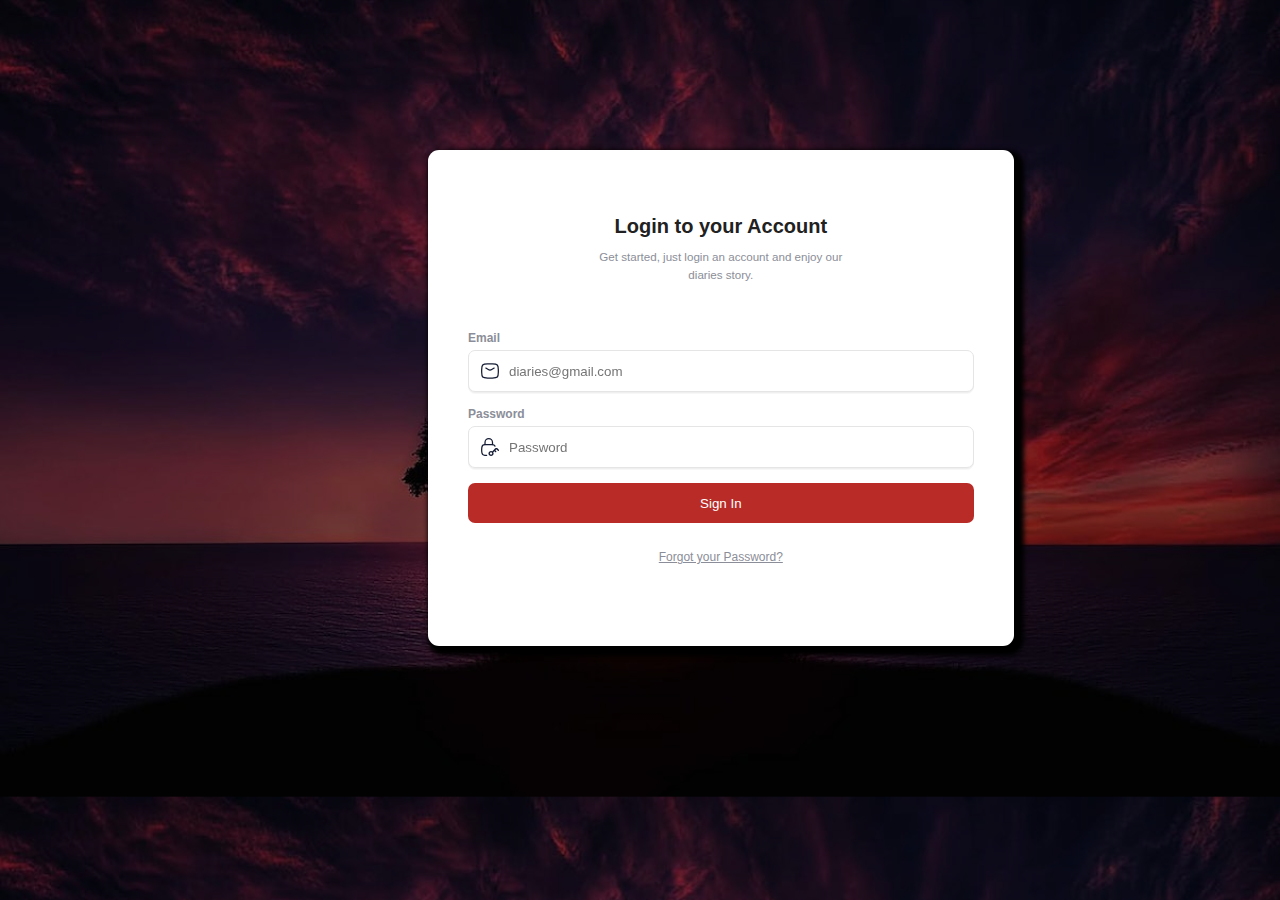
<file: FINALS P3 PROJECT/HTML/index.html>
<!DOCTYPE html>
<html lang="en">
<head>
    <meta charset="UTF-8">
    <meta http-equiv="X-UA-Compatible" content="IE=edge">
    <meta name="viewport" content="width=device-width, initial-scale=1.0">
    <link rel="stylesheet" href="../CSS/style.css">
    <link rel="shortcut icon" href="../IMAGES/amazing-animal-beautiful-beautifull.jpg" type="image/x-icon">
    <title>Login</title>
</head>
<body>
    <form class="form_container">
        <div class="logo_container"></div>
        <div class="title_container">
          <p class="title">Login to your Account</p>
          <span class="subtitle">Get started, just login an account and enjoy our diaries story.</span>
        </div>
        <br>
        <div class="input_container">
          <label class="input_label" for="email_field">Email</label>
          <svg fill="none" viewBox="0 0 24 24" height="24" width="24" xmlns="http://www.w3.org/2000/svg" class="icon">
            <path stroke-linejoin="round" stroke-linecap="round" stroke-width="1.5" stroke="#141B34" d="M7 8.5L9.94202 10.2394C11.6572 11.2535 12.3428 11.2535 14.058 10.2394L17 8.5"></path>
            <path stroke-linejoin="round" stroke-width="1.5" stroke="#141B34" d="M2.01577 13.4756C2.08114 16.5412 2.11383 18.0739 3.24496 19.2094C4.37608 20.3448 5.95033 20.3843 9.09883 20.4634C11.0393 20.5122 12.9607 20.5122 14.9012 20.4634C18.0497 20.3843 19.6239 20.3448 20.7551 19.2094C21.8862 18.0739 21.9189 16.5412 21.9842 13.4756C22.0053 12.4899 22.0053 11.5101 21.9842 10.5244C21.9189 7.45886 21.8862 5.92609 20.7551 4.79066C19.6239 3.65523 18.0497 3.61568 14.9012 3.53657C12.9607 3.48781 11.0393 3.48781 9.09882 3.53656C5.95033 3.61566 4.37608 3.65521 3.24495 4.79065C2.11382 5.92608 2.08114 7.45885 2.01576 10.5244C1.99474 11.5101 1.99475 12.4899 2.01577 13.4756Z"></path>
          </svg>
          <input placeholder="diaries@gmail.com" title="Inpit title" name="input-name" type="text" class="input_field" id="email_field">
        </div>
        <div class="input_container">
          <label class="input_label" for="password_field">Password</label>
          <svg fill="none" viewBox="0 0 24 24" height="24" width="24" xmlns="http://www.w3.org/2000/svg" class="icon">
            <path stroke-linecap="round" stroke-width="1.5" stroke="#141B34" d="M18 11.0041C17.4166 9.91704 16.273 9.15775 14.9519 9.0993C13.477 9.03404 11.9788 9 10.329 9C8.67911 9 7.18091 9.03404 5.70604 9.0993C3.95328 9.17685 2.51295 10.4881 2.27882 12.1618C2.12602 13.2541 2 14.3734 2 15.5134C2 16.6534 2.12602 17.7727 2.27882 18.865C2.51295 20.5387 3.95328 21.8499 5.70604 21.9275C6.42013 21.9591 7.26041 21.9834 8 22"></path>
            <path stroke-linejoin="round" stroke-linecap="round" stroke-width="1.5" stroke="#141B34" d="M6 9V6.5C6 4.01472 8.01472 2 10.5 2C12.9853 2 15 4.01472 15 6.5V9"></path>
            <path fill="#141B34" d="M21.2046 15.1045L20.6242 15.6956V15.6956L21.2046 15.1045ZM21.4196 16.4767C21.7461 16.7972 22.2706 16.7924 22.5911 16.466C22.9116 16.1395 22.9068 15.615 22.5804 15.2945L21.4196 16.4767ZM18.0228 15.1045L17.4424 14.5134V14.5134L18.0228 15.1045ZM18.2379 18.0387C18.5643 18.3593 19.0888 18.3545 19.4094 18.028C19.7299 17.7016 19.7251 17.1771 19.3987 16.8565L18.2379 18.0387ZM14.2603 20.7619C13.7039 21.3082 12.7957 21.3082 12.2394 20.7619L11.0786 21.9441C12.2794 23.1232 14.2202 23.1232 15.4211 21.9441L14.2603 20.7619ZM12.2394 20.7619C11.6914 20.2239 11.6914 19.358 12.2394 18.82L11.0786 17.6378C9.86927 18.8252 9.86927 20.7567 11.0786 21.9441L12.2394 20.7619ZM12.2394 18.82C12.7957 18.2737 13.7039 18.2737 14.2603 18.82L15.4211 17.6378C14.2202 16.4587 12.2794 16.4587 11.0786 17.6378L12.2394 18.82ZM14.2603 18.82C14.8082 19.358 14.8082 20.2239 14.2603 20.7619L15.4211 21.9441C16.6304 20.7567 16.6304 18.8252 15.4211 17.6378L14.2603 18.82ZM20.6242 15.6956L21.4196 16.4767L22.5804 15.2945L21.785 14.5134L20.6242 15.6956ZM15.4211 18.82L17.8078 16.4767L16.647 15.2944L14.2603 17.6377L15.4211 18.82ZM17.8078 16.4767L18.6032 15.6956L17.4424 14.5134L16.647 15.2945L17.8078 16.4767ZM16.647 16.4767L18.2379 18.0387L19.3987 16.8565L17.8078 15.2945L16.647 16.4767ZM21.785 14.5134C21.4266 14.1616 21.0998 13.8383 20.7993 13.6131C20.4791 13.3732 20.096 13.1716 19.6137 13.1716V14.8284C19.6145 14.8284 19.619 14.8273 19.6395 14.8357C19.6663 14.8466 19.7183 14.8735 19.806 14.9391C19.9969 15.0822 20.2326 15.3112 20.6242 15.6956L21.785 14.5134ZM18.6032 15.6956C18.9948 15.3112 19.2305 15.0822 19.4215 14.9391C19.5091 14.8735 19.5611 14.8466 19.5879 14.8357C19.6084 14.8273 19.6129 14.8284 19.6137 14.8284V13.1716C19.1314 13.1716 18.7483 13.3732 18.4281 13.6131C18.1276 13.8383 17.8008 14.1616 17.4424 14.5134L18.6032 15.6956Z"></path>
          </svg>
          <input placeholder="Password" title="Inpit title" name="input-name" type="password" class="input_field" id="password_field">
        </div>
        <button title="Sign In" type="submit" class="sign-in_btn">
         <span>Sign In</span>
        </button>
        <p class="note">Forgot your Password?</p>
      </form>
</body>
</html>
</file>
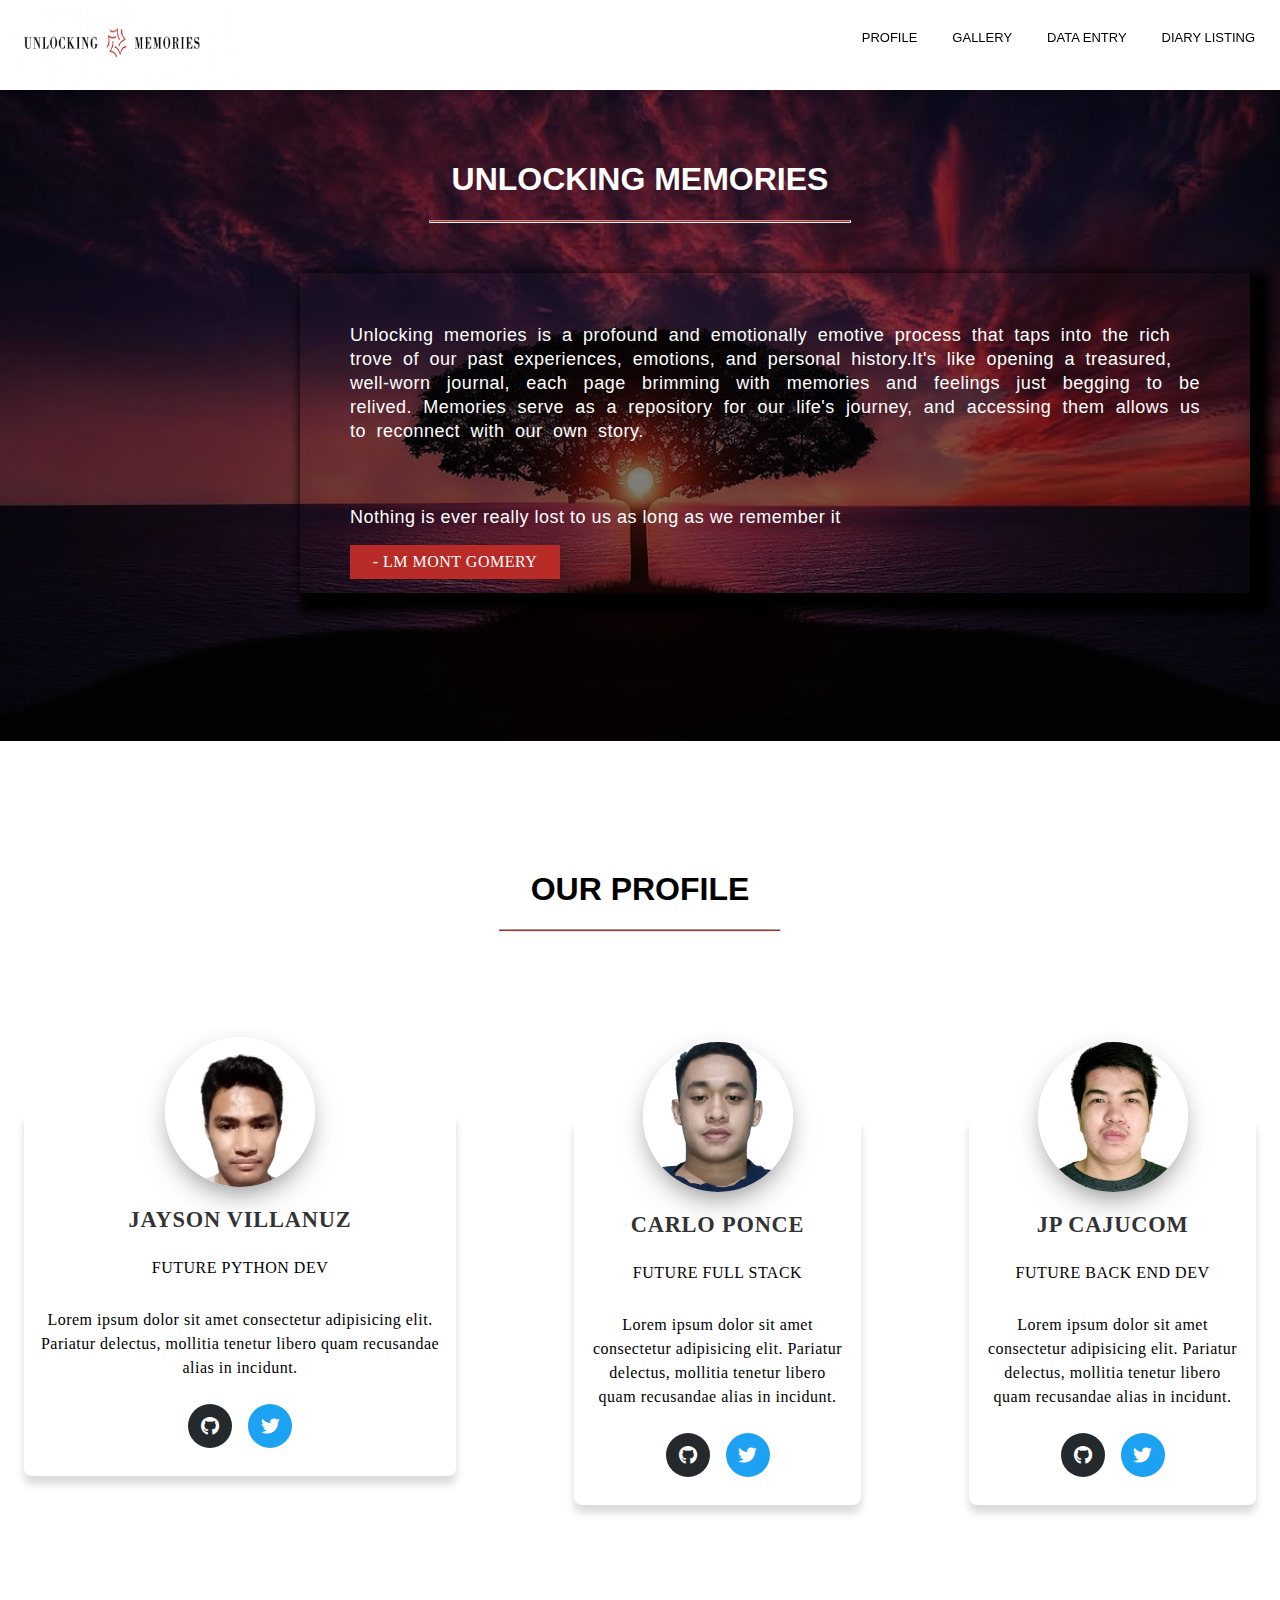
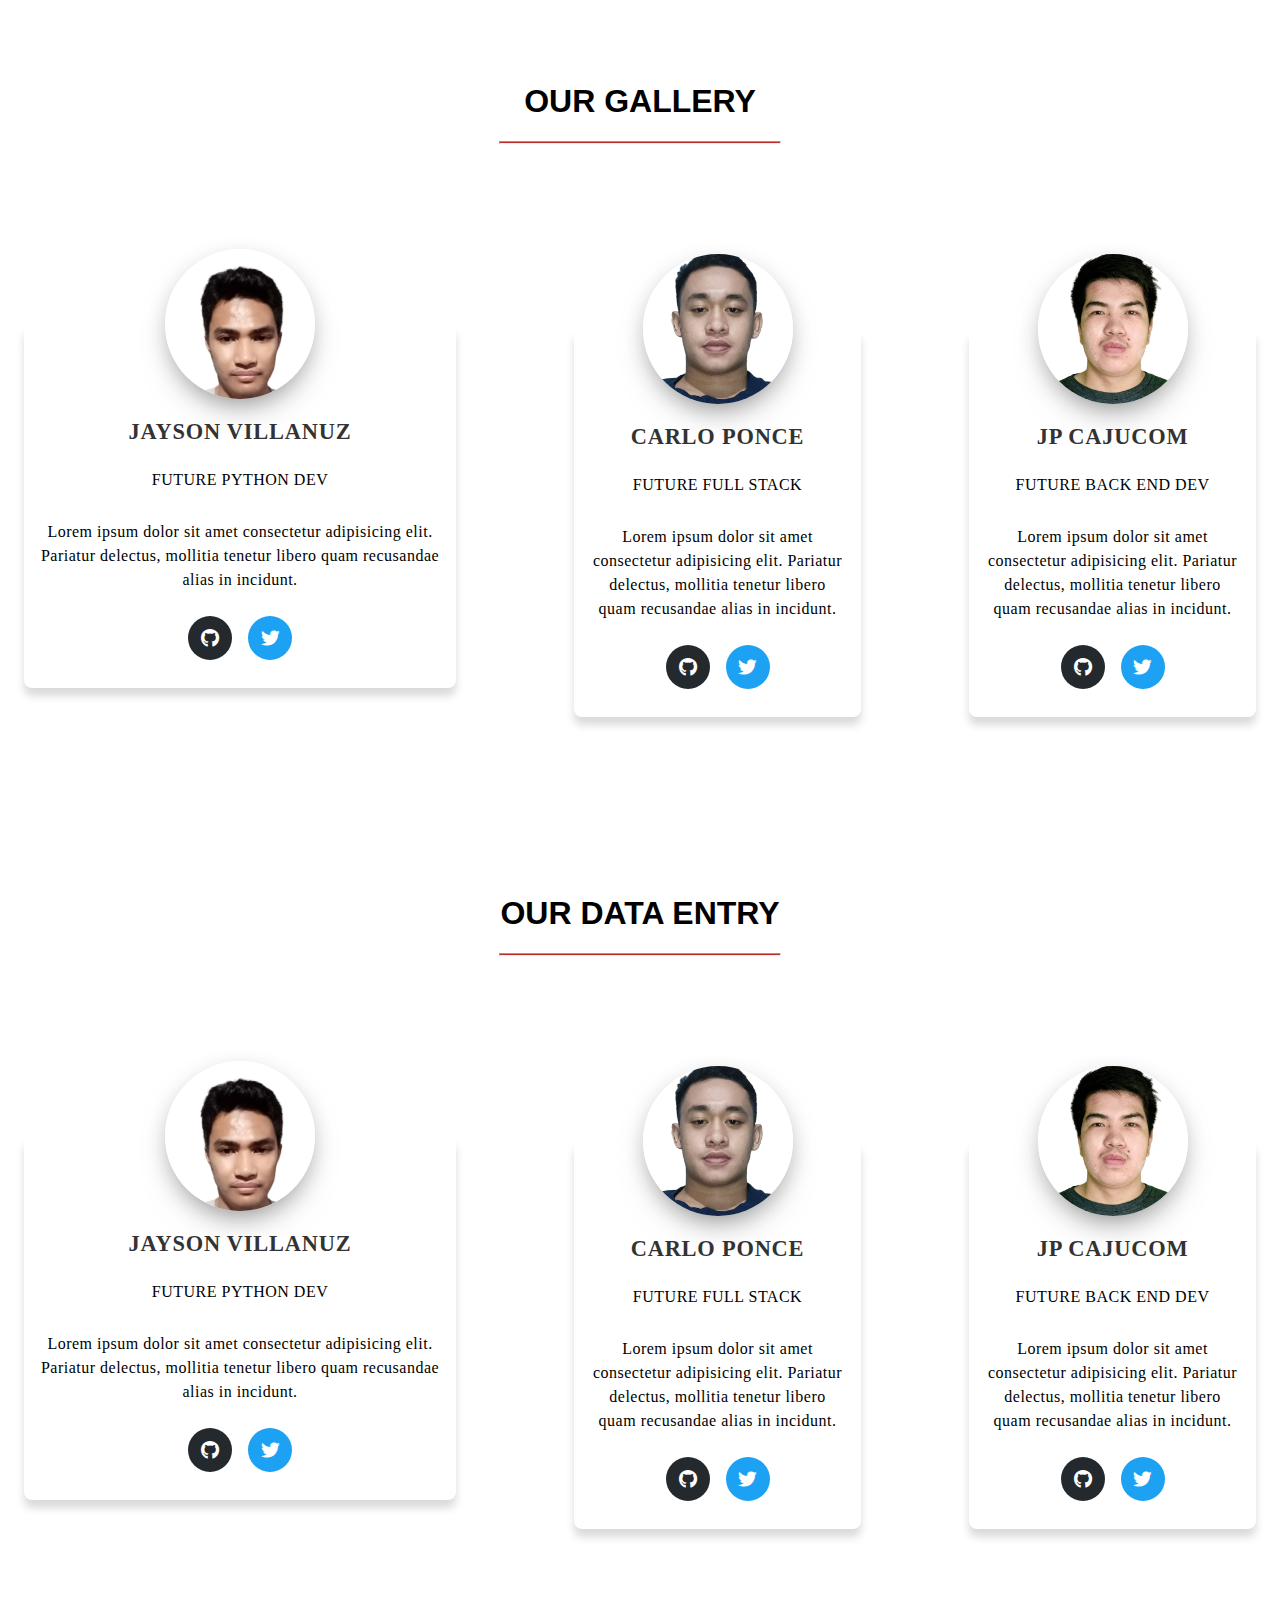
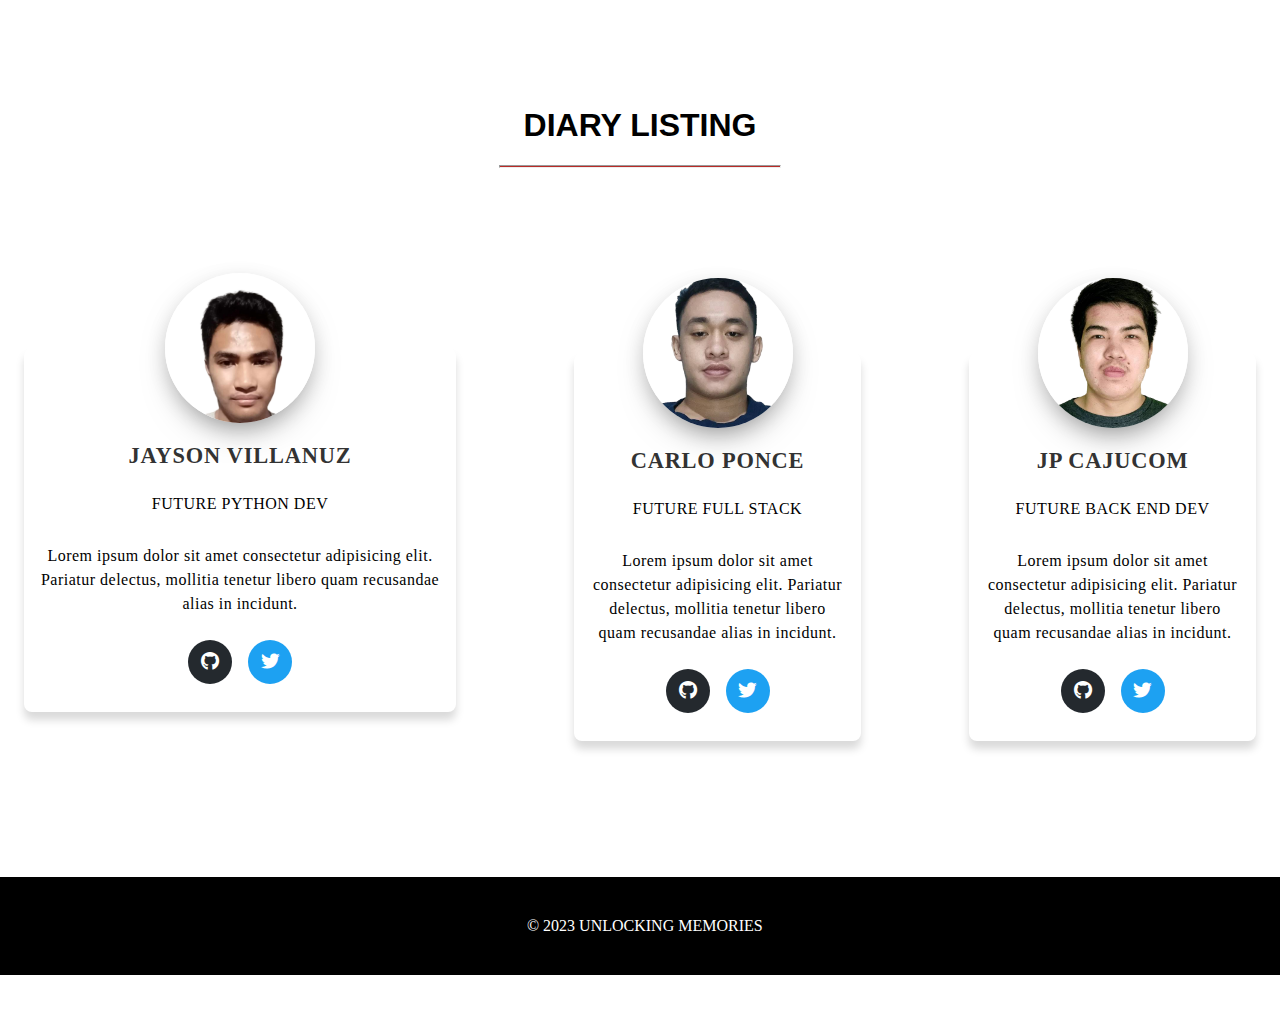
<file: FINALS P3 PROJECT/HTML/profile.html>
<!DOCTYPE html>
<html lang="en">
<head>
    <meta charset="UTF-8">
    <meta http-equiv="X-UA-Compatible" content="IE=edge">
    <meta name="viewport" content="width=device-width, initial-scale=1.0">
    <link rel="stylesheet" href="style1.css">
    <link rel="shortcut icon" href="../IMAGES/amazing-animal-beautiful-beautifull.jpg" type="image/x-icon">
    <link rel="stylesheet" href="https://cdnjs.cloudflare.com/ajax/libs/font-awesome/5.15.1/css/all.min.css">
    <link href="https://fonts.googleapis.com/css2?family=Roboto&display=swap" rel="stylesheet">
    <title>Profile</title>
</head>
<body>
    <div class="main">
    <div class="container">
     <h1>UNLOCKING MEMORIES</h1>  
     <hr style="width: 420px; height: 1px; background-color:  #b92b27;">
     <p class="p" style="text-align: justify;">Unlocking memories is a profound and emotionally emotive process that taps into the rich<br> trove of our past experiences, emotions, and personal history.It's like opening a treasured,<br> well-worn journal, each page brimming with memories and feelings just begging to be relived. Memories serve as a repository for our life's journey, and accessing them allows us to reconnect with our own story.</p>
     <p class="ps">Nothing is ever really lost to
     us as long as we remember it<BR></p>
    <p class="pse">- LM MONT GOMERY</p>
</div>
</div>

<div class="SEC2">
     <h1 style="color: black;">OUR PROFILE</h1>  
     <hr style="width: 280px; height: 1px; background-color:  #b92b27;">
 </div>
 
 <div class="card" >
    <div class="card-image">
        <img src="../IMAGES/Jayson.png" alt="Profile image">
    </div>
    <p class="name">JAYSON VILLANUZ</p>
    <p>FUTURE PYTHON DEV</p>
    <p>Lorem ipsum dolor sit amet consectetur adipisicing elit. Pariatur delectus, mollitia tenetur libero quam recusandae alias in incidunt.</p>
    <div class="socials">
        <button class="github"><i class="fab fa-github"></i></button>
        <button class="twitter"><i class="fab fa-twitter"></i></button>
    </div>
</div>
<div class="mains" style="display: flex; margin-left: 550px; gap: 60px;">
    <div class="card">
        <div class="card-image">
            <img src="../IMAGES/carlo.png" alt="Profile image">
        </div>
        <p class="name">CARLO PONCE</p>
        <p>FUTURE FULL STACK</p>
        <p>Lorem ipsum dolor sit amet consectetur adipisicing elit. Pariatur delectus, mollitia tenetur libero quam recusandae alias in incidunt.</p>
        <div class="socials">
            <button class="github"><i class="fab fa-github"></i></button>
            <button class="twitter"><i class="fab fa-twitter"></i></button>
        </div>
    </div>
    
    <div class="card">
        <div class="card-image">
            <img src="../IMAGES/jp.png" alt="Profile image">
        </div>
        <p class="name">JP CAJUCOM</p>
        <p>FUTURE BACK END DEV</p>
        <p>Lorem ipsum dolor sit amet consectetur adipisicing elit. Pariatur delectus, mollitia tenetur libero quam recusandae alias in incidunt.</p>
        <div class="socials">
            <button class="github"><i class="fab fa-github"></i></button>
            <button class="twitter"><i class="fab fa-twitter"></i></button>
        </div>
    </div>
    </div>
    

    <div class="SEC2" style="margin-top: -100PX;">
        <h1 style="color: black;">OUR GALLERY</h1>  
        <hr style="width: 280px; height: 1px; background-color:  #b92b27;">
    </div>
    
    <div class="card" >
       <div class="card-image">
           <img src="../IMAGES/Jayson.png" alt="Profile image">
       </div>
       <p class="name">JAYSON VILLANUZ</p>
       <p>FUTURE PYTHON DEV</p>
       <p>Lorem ipsum dolor sit amet consectetur adipisicing elit. Pariatur delectus, mollitia tenetur libero quam recusandae alias in incidunt.</p>
       <div class="socials">
           <button class="github"><i class="fab fa-github"></i></button>
           <button class="twitter"><i class="fab fa-twitter"></i></button>
       </div>
   </div>
   <div class="mains" style="display: flex; margin-left: 550px; gap: 60px;">
       <div class="card">
           <div class="card-image">
               <img src="../IMAGES/carlo.png" alt="Profile image">
           </div>
           <p class="name">CARLO PONCE</p>
           <p>FUTURE FULL STACK</p>
           <p>Lorem ipsum dolor sit amet consectetur adipisicing elit. Pariatur delectus, mollitia tenetur libero quam recusandae alias in incidunt.</p>
           <div class="socials">
               <button class="github"><i class="fab fa-github"></i></button>
               <button class="twitter"><i class="fab fa-twitter"></i></button>
           </div>
       </div>
       
       <div class="card">
           <div class="card-image">
               <img src="../IMAGES/jp.png" alt="Profile image">
           </div>
           <p class="name">JP CAJUCOM</p>
           <p>FUTURE BACK END DEV</p>
           <p>Lorem ipsum dolor sit amet consectetur adipisicing elit. Pariatur delectus, mollitia tenetur libero quam recusandae alias in incidunt.</p>
           <div class="socials">
               <button class="github"><i class="fab fa-github"></i></button>
               <button class="twitter"><i class="fab fa-twitter"></i></button>
           </div>
       </div>
       </div>
       
       <div class="SEC2" style="margin-top: -100PX;">
        <h1 style="color: black;">OUR DATA ENTRY</h1>  
        <hr style="width: 280px; height: 1px; background-color:  #b92b27;">
    </div>
    
    <div class="card" >
       <div class="card-image">
           <img src="../IMAGES/Jayson.png" alt="Profile image">
       </div>
       <p class="name">JAYSON VILLANUZ</p>
       <p>FUTURE PYTHON DEV</p>
       <p>Lorem ipsum dolor sit amet consectetur adipisicing elit. Pariatur delectus, mollitia tenetur libero quam recusandae alias in incidunt.</p>
       <div class="socials">
           <button class="github"><i class="fab fa-github"></i></button>
           <button class="twitter"><i class="fab fa-twitter"></i></button>
       </div>
   </div>
   <div class="mains" style="display: flex; margin-left: 550px; gap: 60px;">
       <div class="card">
           <div class="card-image">
               <img src="../IMAGES/carlo.png" alt="Profile image">
           </div>
           <p class="name">CARLO PONCE</p>
           <p>FUTURE FULL STACK</p>
           <p>Lorem ipsum dolor sit amet consectetur adipisicing elit. Pariatur delectus, mollitia tenetur libero quam recusandae alias in incidunt.</p>
           <div class="socials">
               <button class="github"><i class="fab fa-github"></i></button>
               <button class="twitter"><i class="fab fa-twitter"></i></button>
           </div>
       </div>
       
       <div class="card">
           <div class="card-image">
               <img src="../IMAGES/jp.png" alt="Profile image">
           </div>
           <p class="name">JP CAJUCOM</p>
           <p>FUTURE BACK END DEV</p>
           <p>Lorem ipsum dolor sit amet consectetur adipisicing elit. Pariatur delectus, mollitia tenetur libero quam recusandae alias in incidunt.</p>
           <div class="socials">
               <button class="github"><i class="fab fa-github"></i></button>
               <button class="twitter"><i class="fab fa-twitter"></i></button>
           </div>
       </div>
       </div>
       


       <div class="SEC2" style="margin-top: -100PX;" >
        <h1 style="color: black;">DIARY LISTING</h1>  
        <hr style="width: 280px; height: 1px; background-color:  #b92b27;">
    </div>
    
    <div class="card"  >
       <div class="card-image">
           <img src="../IMAGES/Jayson.png" alt="Profile image">
       </div>
       <p class="name">JAYSON VILLANUZ</p>
       <p>FUTURE PYTHON DEV</p>
       <p>Lorem ipsum dolor sit amet consectetur adipisicing elit. Pariatur delectus, mollitia tenetur libero quam recusandae alias in incidunt.</p>
       <div class="socials">
           <button class="github"><i class="fab fa-github"></i></button>
           <button class="twitter"><i class="fab fa-twitter"></i></button>
       </div>
   </div>
   <div class="mains" style="display: flex; margin-left: 550px; gap: 60px;">
       <div class="card">
           <div class="card-image">
               <img src="../IMAGES/carlo.png" alt="Profile image">
           </div>
           <p class="name">CARLO PONCE</p>
           <p>FUTURE FULL STACK</p>
           <p>Lorem ipsum dolor sit amet consectetur adipisicing elit. Pariatur delectus, mollitia tenetur libero quam recusandae alias in incidunt.</p>
           <div class="socials">
               <button class="github"><i class="fab fa-github"></i></button>
               <button class="twitter"><i class="fab fa-twitter"></i></button>
           </div>
       </div>
       
       <div class="card">
           <div class="card-image">
               <img src="../IMAGES/jp.png" alt="Profile image">
           </div>
           <p class="name">JP CAJUCOM</p>
           <p>FUTURE BACK END DEV</p>
           <p>Lorem ipsum dolor sit amet consectetur adipisicing elit. Pariatur delectus, mollitia tenetur libero quam recusandae alias in incidunt.</p>
           <div class="socials">
               <button class="github"><i class="fab fa-github"></i></button>
               <button class="twitter"><i class="fab fa-twitter"></i></button>
           </div>
       </div>
       </div>
       

    <footer>
        &copy; 2023 UNLOCKING MEMORIES
    </footer>



    <nav class="navbar">
        <img style="box-shadow: none;" class="logo" src="../IMAGES/lgs.png" alt="" srcset="">
        <a href="#">DIARY LISTING</a>
        <a href="#">DATA ENTRY</a>
        <a href="#">GALLERY</a>
        <a href="#">PROFILE</a>
    </nav>

    
</body>
</html>
</file>
<file: FINALS P3 PROJECT/CSS/style.css>
body{
  background: linear-gradient(to top, rgba(0,0,0,0.5)50%, rgba(0,0,0,0.5)50%), url('../IMAGES/amazing-animal-beautiful-beautifull.jpg');
  background-size: cover;
}
.form_container {
    width: fit-content;
    height: fit-content;
    display: flex;
    width: 40%;
    flex-direction: column;
    align-items: center;
    justify-content: center;
    gap: 15px;
    padding: 50px 40px 20px 40px;
    background-color: #ffffff;
    box-shadow: 5px 5px 5px 5px ;
    border-radius: 11px;
    font-family: "Inter", sans-serif;
    margin-left: 420px;
   margin-top: 150px;
    padding-bottom: 70PX;
    padding-top: 50PX;
  }
  
  .title_container {
    display: flex;
    flex-direction: column;
    align-items: center;
    justify-content: center;
    gap: 10px;
  }
  
  .title {
    margin: 0;
    font-size: 1.25rem;
    font-weight: 700;
    color: #212121;
  }
  
  .subtitle {
    font-size: 0.725rem;
    max-width: 80%;
    text-align: center;
    line-height: 1.1rem;
    color: #8B8E98
  }
  
  .input_container {
    width: 100%;
    height: fit-content;
    position: relative;
    display: flex;
    flex-direction: column;
    gap: 5px;
  }
  
  .icon {
    width: 20px;
    position: absolute;
    z-index: 99;
    left: 12px;
    bottom: 9px;
  }
  
  .input_label {
    font-size: 0.75rem;
    color: #8B8E98;
    font-weight: 600;
  }
  
  .input_field {
    width: auto;
    height: 40px;
    padding: 0 0 0 40px;
    border-radius: 7px;
    outline: none;
    border: 1px solid #e5e5e5;
    filter: drop-shadow(0px 1px 0px #efefef)
      drop-shadow(0px 1px 0.5px rgba(239, 239, 239, 0.5));
    transition: all 0.3s cubic-bezier(0.15, 0.83, 0.66, 1);
  }
  
  .input_field:focus {
    border: 1px solid transparent;
    box-shadow: 0px 0px 0px 2px #242424;
    background-color: transparent;
  }
  
  .sign-in_btn {
    width: 100%;
    height: 40px;
    border: 0;
    background-color: 
    #b92b27;
    border-radius: 7px;
    outline: none;
    color: #ffffff;
    cursor: pointer;
  }
  .sign-in_btn:hover{
    background-color: black;
    color: white;
  }
  .sign-in_ggl {
    width: 100%;
    height: 40px;
    display: flex;
    align-items: center;
    justify-content: center;
    gap: 10px;
    background: #ffffff;
    border-radius: 7px;
    outline: none;
    color: #242424;
    border: 1px solid #e5e5e5;
    filter: drop-shadow(0px 1px 0px #efefef)
      drop-shadow(0px 1px 0.5px rgba(239, 239, 239, 0.5));
    cursor: pointer;
  }
  
  .sign-in_apl {
    width: 100%;
    height: 40px;
    display: flex;
    align-items: center;
    justify-content: center;
    gap: 10px;
    background: #212121;
    border-radius: 7px;
    outline: none;
    color: #ffffff;
    border: 1px solid #e5e5e5;
    filter: drop-shadow(0px 1px 0px #efefef)
      drop-shadow(0px 1px 0.5px rgba(239, 239, 239, 0.5));
    cursor: pointer;
  }
  
  .separator {
    width: 100%;
    display: flex;
    align-items: center;
    justify-content: center;
    gap: 30px;
    color: #8B8E98;
  }
  
  .separator .line {
    display: block;
    width: 100%;
    height: 1px;
    border: 0;
    background-color: #e8e8e8;
  }
  
  .note {
    font-size: 0.75rem;
    color: #8B8E98;
    text-decoration: underline;
  }
</file>
<file: FINALS P3 PROJECT/HTML/style1.css>
@import url('https://fonts.googleapis.com/css2?family=Permanent+Marker&family=Russo+One&display=swap');
.navbar {
    background-color: white ; 
    overflow: hidden;
    position: fixed; 
    top: 0;
    left: 0;
    height: 10%;
    width: 100%;
    box-shadow: 0 0 4px 0 rgba(0, 0, 0, 0.08), 0 2px 4px 0 rgba(0, 0, 0, 0.12);
  }
  .navbar a {
    float: right;
    font-size: 13px;
    color: black;
    text-align: center;
    padding-top: 30px;
    padding-bottom: 10px;
    padding-left: 10px;
    padding-right: 25px;
    text-decoration: none;
    font-family: Arial, Helvetica, sans-serif;
   
   
  }
  .navbar a:hover {
   color:  #b92b27;
  }
  .logo{
    width: 250px;
    height: 120px;
    margin-top: -16px;
    margin-left: -8px;
  }
  body{
    padding: 0;
    bottom: 0;
    margin: 0;
    height: 250vh;
  }
  h1{
   padding-top: 200px;
   color: white;
   font-family: 'Rubik Mono One', sans-serif;
  }
  .container{
    text-align: center;
    padding-bottom: 150px;
    margin-top: -60px;
    
  }
  .main{
    background: linear-gradient(to top, rgba(0,0,0,0.5)50%, rgba(0,0,0,0.5)50%), url('../IMAGES/amazing-animal-beautiful-beautifull.jpg');
    background-size: cover;
    background-repeat: no-repeat;
    margin-bottom: -350px;
    
  }
  .p{
    box-shadow: 10px 10px 10px 10px black;
    width: 850px;
    padding-top: 50px; 
    padding-bottom: 150px; 
    padding-left: 50px;
    padding-right: 50px;
    margin-left: 300px;
    margin-top: 50px;
    font-size: 18PX;
    font-family: Arial, Helvetica, sans-serif;
    word-spacing: 5px;
    color: white;

  }
  .ps{
    color: white;
    font-family: Arial, Helvetica, sans-serif;
    text-align: justify;
    font-size: 18PX;
    margin-left: 350px;
    margin-top: -100px;
    
  }
 .pse{
  background-color:  #b92b27;
  width: 200px;
  color: white;
  padding: 5px 5px 5px 5px;
  margin-left: 350px;
  
 }
 .con-profile{
  display: flex;
  height: 250px;
  gap: 350px;
  margin-left: 50px;
  margin-right: 50px;  
  margin-top: 150px;
  box-shadow: 10px 10px 10px 10px;
  padding-top: 50px;
  padding-left: 50px;
  padding-bottom: 250px;
  
 }
 .SEC2{
  text-align: center;
  margin-top: 280PX; 
  color: black;
 
 }

.card {
    position: relative;
    width: 400px;
    background-color: #fff;
    border-radius: 8px;
    box-shadow: 0 8px 8px 0 rgba(0, 0, 0, 0.15);
    padding: 16px;
    margin:  56px 24px;
    display: flex;
    flex-direction: column;
    justify-content: center;
    align-items: center;
    margin-top: 180px;
}

.card-image {
    width: 150px;
    height: 150px;
    border-radius: 50%;
    overflow: hidden;
    position: absolute;
    top: 0;
    left: 50%;
    transform: translate(-50%, -50%);
    box-shadow: 0 15px 35px -15px rgba(0, 0, 0, 0.5),
    0 5px 20px 0 rgba(0, 0, 0, 0.1);
}

.card-image img {
    width: 100%;
    transform: scale(1.2);
}

p {
    line-height: 24px;
    letter-spacing: 0.5px;
    margin-bottom: 12px;
    text-align: center;
}

.name {
    margin-top: 80px;
    font-size: 1.4em;
    color: #333;
    font-weight: bold;
    letter-spacing: 0.8px;
    margin-bottom: 8px;
}

.socials {
    display: flex;
    align-items: center;
    justify-content: center;
}

button {
    margin: 12px 8px;
    width: 44px;
    height: 44px;
    border: none;
    border-radius: 50%;
    cursor: pointer;
    transition: opacity 0.4s;
}

button:hover {
    opacity: 0.8;
}

button i {
    color: #fff;
    font-size: 1.4em;
}

/* Social media colors */
button.github {
    background-color: #24292e;
} 

button.twitter {
    background-color: #1da1f2;
}

button.pinterest {
    background-color: #d3263a;
} 
.mains{
  margin-top: -595px;
}
footer {
  background-color: black;
  color: #fff;
  text-align: center;
  padding: 10px;
  bottom: 0;
  width: 94.5%;
  padding: 40PX 40PX 40PX 40PX;
  margin-top: 80px;
}
</file>
